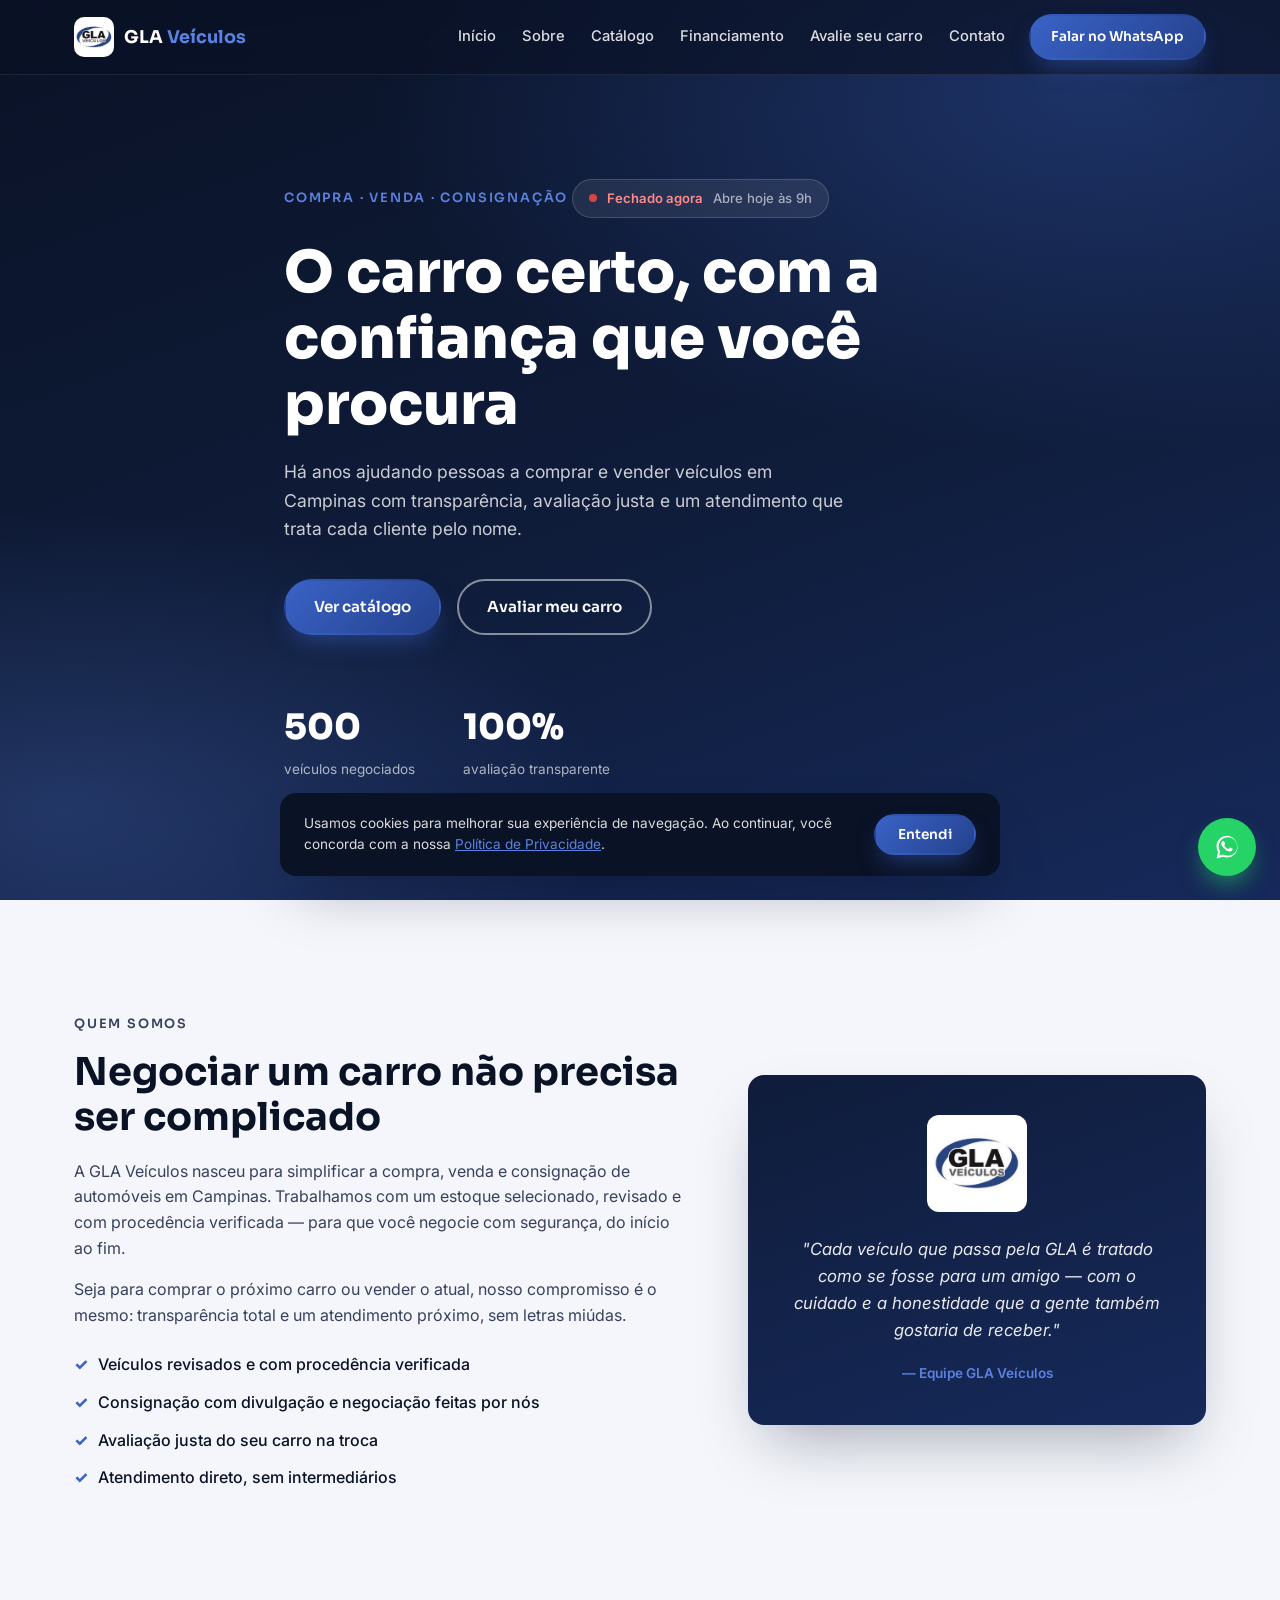
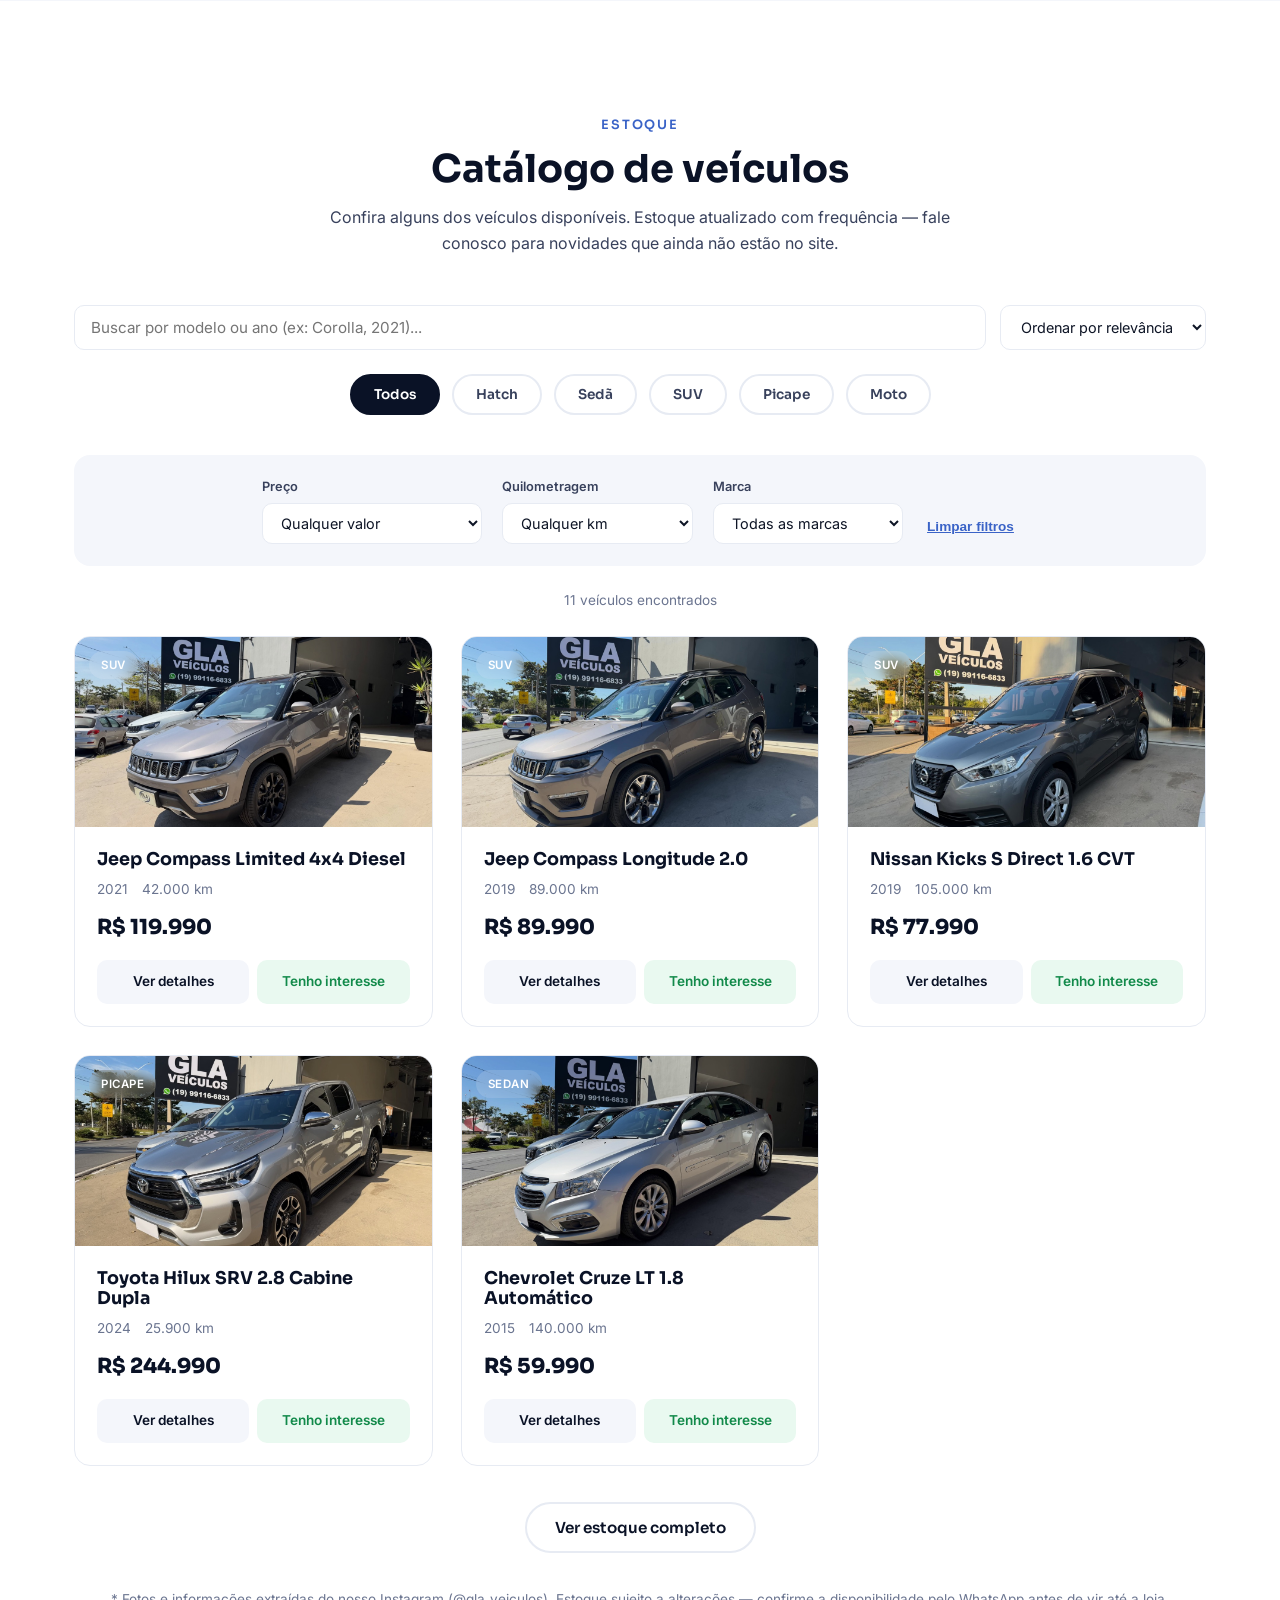
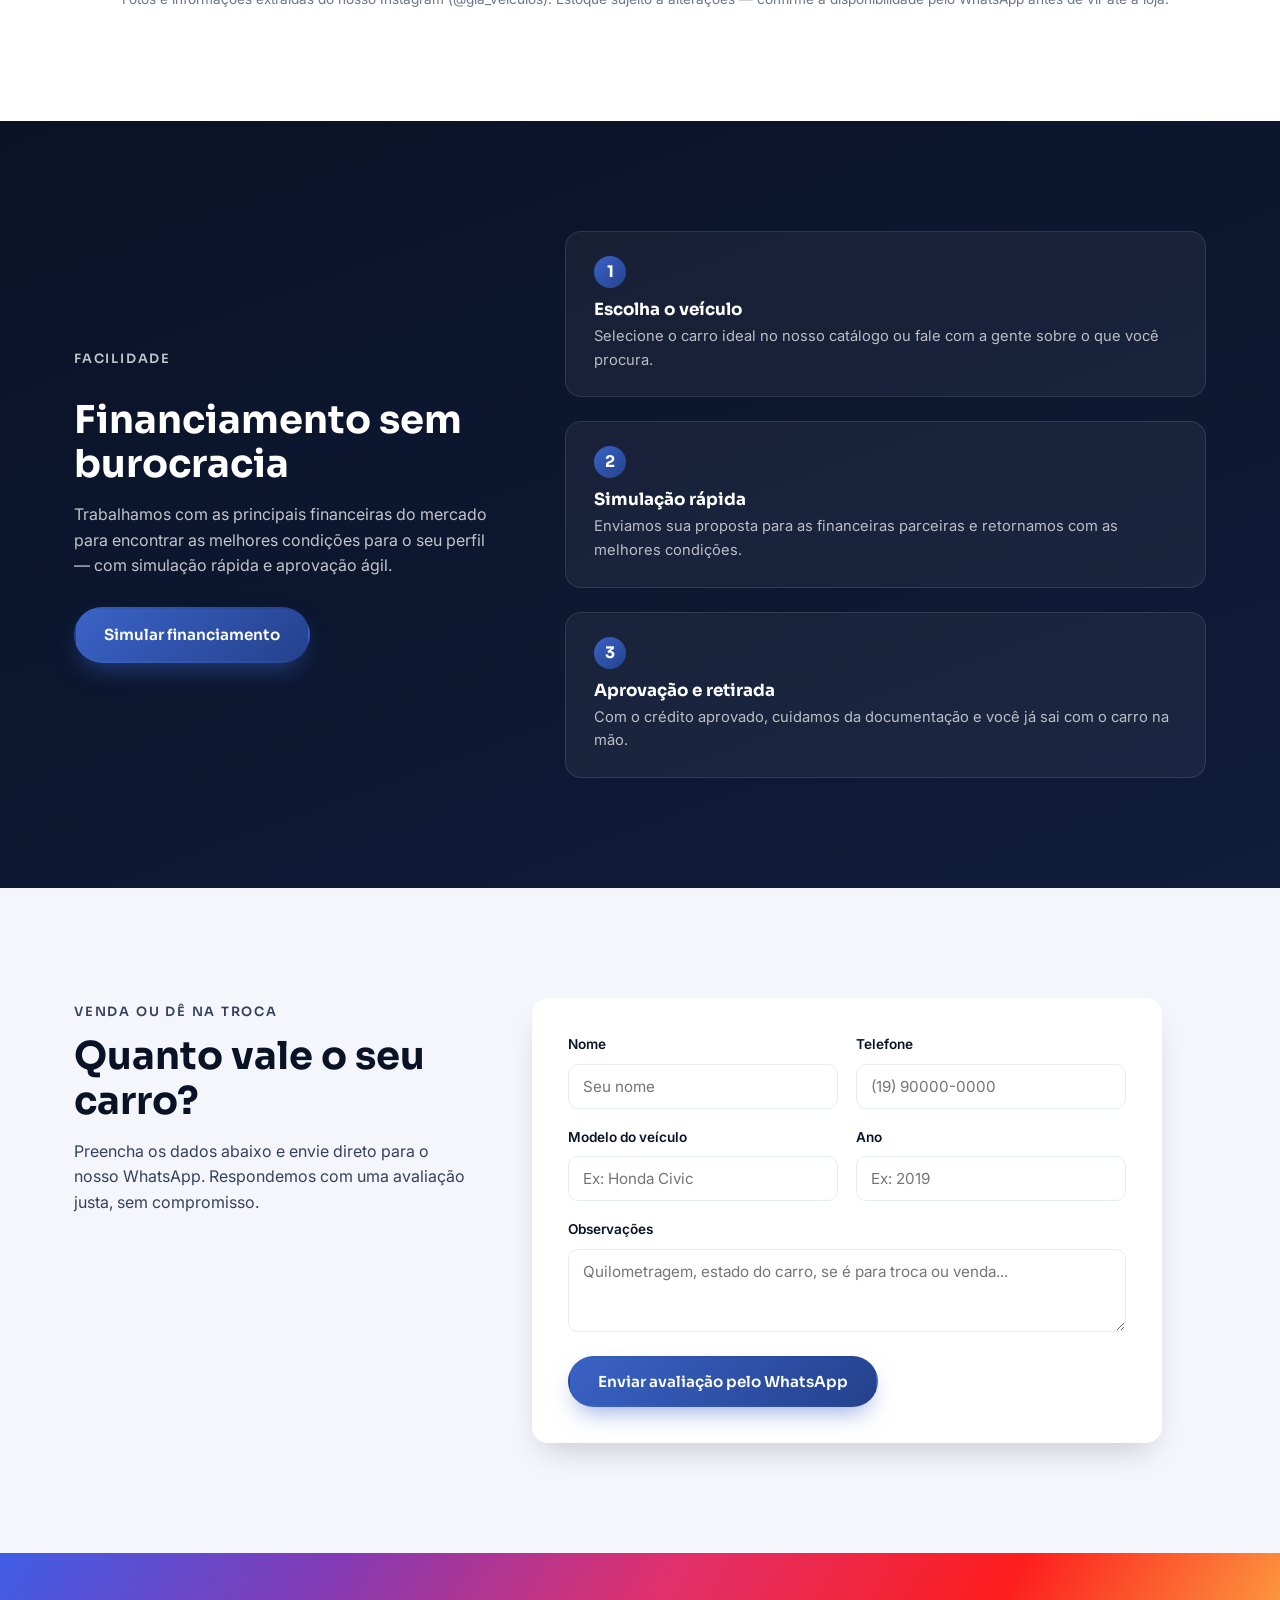
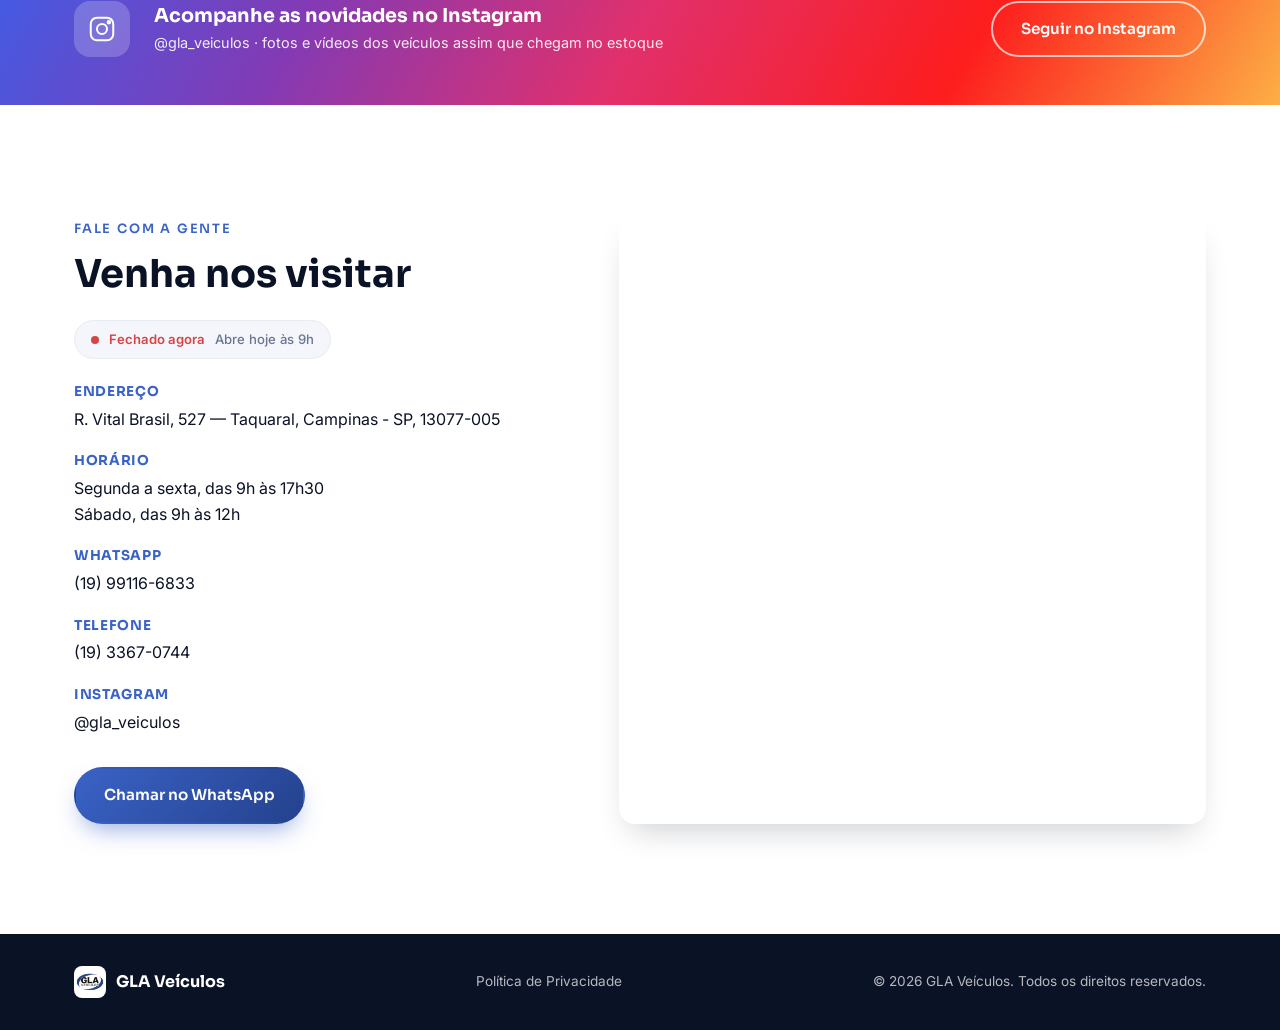
<file: index.html>
<!DOCTYPE html>
<html lang="pt-BR">
<head>
<meta charset="UTF-8">
<meta name="viewport" content="width=device-width, initial-scale=1.0">
<title>GLA Veículos | Compra, Venda e Consignação de Veículos em Campinas</title>
<meta name="description" content="GLA Veículos — compra, venda e consignação de veículos em Campinas-SP. Financiamento facilitado, avaliação do seu carro e atendimento de confiança.">

<meta property="og:type" content="website">
<meta property="og:title" content="GLA Veículos | Compra, Venda e Consignação de Veículos">
<meta property="og:description" content="Compra, venda e consignação de veículos em Campinas-SP. Financiamento facilitado e avaliação do seu carro.">
<meta property="og:image" content="assets/logo.jpg">
<meta property="og:locale" content="pt_BR">

<link rel="icon" href="assets/logo.jpg">
<link rel="preconnect" href="https://fonts.googleapis.com">
<link rel="preconnect" href="https://fonts.gstatic.com" crossorigin>
<link href="https://fonts.googleapis.com/css2?family=Sora:wght@500;600;700;800&family=Inter:wght@400;500;600;700&display=swap" rel="stylesheet">
<link rel="stylesheet" href="style.css">

<script type="application/ld+json">
{
  "@context": "https://schema.org",
  "@type": "AutoDealer",
  "name": "GLA Veículos",
  "image": "assets/logo.jpg",
  "telephone": "+5519991166833",
  "priceRange": "$$",
  "address": {
    "@type": "PostalAddress",
    "streetAddress": "R. Vital Brasil, 527 - Taquaral",
    "addressLocality": "Campinas",
    "addressRegion": "SP",
    "postalCode": "13077-005",
    "addressCountry": "BR"
  },
  "openingHoursSpecification": [
    { "@type": "OpeningHoursSpecification", "dayOfWeek": ["Monday","Tuesday","Wednesday","Thursday","Friday"], "opens": "09:00", "closes": "17:30" },
    { "@type": "OpeningHoursSpecification", "dayOfWeek": "Saturday", "opens": "09:00", "closes": "12:00" }
  ],
  "sameAs": ["https://www.instagram.com/gla_veiculos"]
}
</script>
</head>
<body>

<header class="site-header" id="siteHeader">
  <div class="container header-inner">
    <a href="#home" class="logo">
      <img src="assets/logo.jpg" alt="GLA Veículos" class="logo-img">
      <span class="logo-text">GLA <span>Veículos</span></span>
    </a>
    <nav class="nav" id="nav">
      <a href="#home">Início</a>
      <a href="#sobre">Sobre</a>
      <a href="#catalogo">Catálogo</a>
      <a href="#financiamento">Financiamento</a>
      <a href="#avalie">Avalie seu carro</a>
      <a href="#contato">Contato</a>
    </nav>
    <a href="https://wa.me/5519991166833" target="_blank" rel="noopener" class="btn btn-primary btn-header">Falar no WhatsApp</a>
    <button class="nav-toggle" id="navToggle" aria-label="Abrir menu">
      <span></span><span></span><span></span>
    </button>
  </div>
</header>

<main>
  <!-- HOME -->
  <section id="home" class="hero">
    <div class="hero-bg" aria-hidden="true"></div>
    <div class="container hero-inner">
      <p class="eyebrow reveal">Compra · Venda · Consignação</p>
      <div class="store-status reveal" data-store-status>
        <span class="status-dot" aria-hidden="true"></span>
        <span class="status-label"></span>
        <span class="status-detail"></span>
      </div>
      <h1 class="reveal">O carro certo, com a confiança que você procura</h1>
      <p class="hero-text reveal">Há anos ajudando pessoas a comprar e vender veículos em Campinas com transparência, avaliação justa e um atendimento que trata cada cliente pelo nome.</p>
      <div class="hero-actions reveal">
        <a href="#catalogo" class="btn btn-primary">Ver catálogo</a>
        <a href="#avalie" class="btn btn-outline">Avaliar meu carro</a>
      </div>
      <div class="hero-stats reveal">
        <div class="stat">
          <span class="stat-num" data-count="500">0</span>
          <span class="stat-label">veículos negociados</span>
        </div>
        <div class="stat">
          <span class="stat-value"><span class="stat-num" data-count="100">0</span><span class="stat-suffix">%</span></span>
          <span class="stat-label">avaliação transparente</span>
        </div>
      </div>
    </div>
  </section>

  <!-- SOBRE -->
  <section id="sobre" class="sobre">
    <div class="container sobre-inner">
      <div class="sobre-text reveal">
        <p class="eyebrow">Quem somos</p>
        <h2>Negociar um carro não precisa ser complicado</h2>
        <p>A GLA Veículos nasceu para simplificar a compra, venda e consignação de automóveis em Campinas. Trabalhamos com um estoque selecionado, revisado e com procedência verificada — para que você negocie com segurança, do início ao fim.</p>
        <p>Seja para comprar o próximo carro ou vender o atual, nosso compromisso é o mesmo: transparência total e um atendimento próximo, sem letras miúdas.</p>
        <ul class="sobre-list">
          <li><span class="check">✓</span> Veículos revisados e com procedência verificada</li>
          <li><span class="check">✓</span> Consignação com divulgação e negociação feitas por nós</li>
          <li><span class="check">✓</span> Avaliação justa do seu carro na troca</li>
          <li><span class="check">✓</span> Atendimento direto, sem intermediários</li>
        </ul>
      </div>
      <div class="sobre-card reveal">
        <div class="sobre-card-inner">
          <img src="assets/logo.jpg" alt="GLA Veículos" class="sobre-logo">
          <p>"Cada veículo que passa pela GLA é tratado como se fosse para um amigo — com o cuidado e a honestidade que a gente também gostaria de receber."</p>
          <span class="sobre-signature">— Equipe GLA Veículos</span>
        </div>
      </div>
    </div>
  </section>

  <!-- CATALOGO -->
  <section id="catalogo" class="catalogo">
    <div class="container">
      <div class="section-head reveal">
        <p class="eyebrow">Estoque</p>
        <h2>Catálogo de veículos</h2>
        <p class="section-sub">Confira alguns dos veículos disponíveis. Estoque atualizado com frequência — fale conosco para novidades que ainda não estão no site.</p>
      </div>

      <div class="catalogo-busca reveal">
        <input type="search" id="catalogoBusca" placeholder="Buscar por modelo ou ano (ex: Corolla, 2021)...">
        <select id="catalogoOrdenar">
          <option value="relevancia">Ordenar por relevância</option>
          <option value="preco-asc">Menor preço</option>
          <option value="preco-desc">Maior preço</option>
          <option value="km-asc">Menor quilometragem</option>
          <option value="ano-desc">Mais recente</option>
        </select>
      </div>

      <div class="filters reveal">
        <button class="filter-btn active" data-filter="todos">Todos</button>
        <button class="filter-btn" data-filter="hatch">Hatch</button>
        <button class="filter-btn" data-filter="sedan">Sedã</button>
        <button class="filter-btn" data-filter="suv">SUV</button>
        <button class="filter-btn" data-filter="picape">Picape</button>
        <button class="filter-btn" data-filter="moto">Moto</button>
      </div>

      <div class="filters-advanced reveal">
        <label class="filter-field">
          <span>Preço</span>
          <select id="filtroPreco">
            <option value="todos">Qualquer valor</option>
            <option value="0-70000">Até R$ 70.000</option>
            <option value="70000-100000">R$ 70.000 a R$ 100.000</option>
            <option value="100000-150000">R$ 100.000 a R$ 150.000</option>
            <option value="150000-999999">Acima de R$ 150.000</option>
          </select>
        </label>
        <label class="filter-field">
          <span>Quilometragem</span>
          <select id="filtroKm">
            <option value="todos">Qualquer km</option>
            <option value="0-20000">Até 20.000 km</option>
            <option value="20000-40000">20.000 a 40.000 km</option>
            <option value="40000-60000">40.000 a 60.000 km</option>
            <option value="60000-999999">Acima de 60.000 km</option>
          </select>
        </label>
        <label class="filter-field">
          <span>Marca</span>
          <select id="filtroMarca">
            <option value="todos">Todas as marcas</option>
          </select>
        </label>
        <button class="filter-clear" id="filtroLimpar" type="button">Limpar filtros</button>
      </div>

      <p class="catalogo-resultado reveal" id="catalogoResultado"></p>

      <div class="catalogo-grid" id="catalogoGrid">
        <!-- Cards gerados via JS a partir de dados de exemplo -->
      </div>

      <div class="catalogo-vermais" id="catalogoVerMais" hidden>
        <button type="button" class="btn btn-outline-dark" id="catalogoVerMaisBtn">Ver estoque completo</button>
      </div>

      <p class="catalogo-note reveal">* Fotos e informações extraídas do nosso Instagram (@gla_veiculos). Estoque sujeito a alterações — confirme a disponibilidade pelo WhatsApp antes de vir até a loja.</p>
    </div>
  </section>

  <!-- FINANCIAMENTO -->
  <section id="financiamento" class="financiamento">
    <div class="container financiamento-inner">
      <div class="financiamento-text reveal">
        <p class="eyebrow">Facilidade</p>
        <h2>Financiamento sem burocracia</h2>
        <p>Trabalhamos com as principais financeiras do mercado para encontrar as melhores condições para o seu perfil — com simulação rápida e aprovação ágil.</p>
        <a href="https://wa.me/5519991166833?text=Ol%C3%A1!%20Quero%20simular%20um%20financiamento." target="_blank" rel="noopener" class="btn btn-primary">Simular financiamento</a>
      </div>
      <div class="financiamento-steps reveal">
        <div class="step">
          <span class="step-num">1</span>
          <h3>Escolha o veículo</h3>
          <p>Selecione o carro ideal no nosso catálogo ou fale com a gente sobre o que você procura.</p>
        </div>
        <div class="step">
          <span class="step-num">2</span>
          <h3>Simulação rápida</h3>
          <p>Enviamos sua proposta para as financeiras parceiras e retornamos com as melhores condições.</p>
        </div>
        <div class="step">
          <span class="step-num">3</span>
          <h3>Aprovação e retirada</h3>
          <p>Com o crédito aprovado, cuidamos da documentação e você já sai com o carro na mão.</p>
        </div>
      </div>
    </div>
  </section>

  <!-- AVALIE SEU CARRO -->
  <section id="avalie" class="avalie">
    <div class="container avalie-inner">
      <div class="avalie-text reveal">
        <p class="eyebrow">Venda ou dê na troca</p>
        <h2>Quanto vale o seu carro?</h2>
        <p>Preencha os dados abaixo e envie direto para o nosso WhatsApp. Respondemos com uma avaliação justa, sem compromisso.</p>
      </div>
      <form class="avalie-form reveal" id="avalieForm">
        <div class="form-row">
          <label>
            Nome
            <input type="text" name="nome" required placeholder="Seu nome">
          </label>
          <label>
            Telefone
            <input type="tel" name="telefone" required placeholder="(19) 90000-0000">
          </label>
        </div>
        <div class="form-row">
          <label>
            Modelo do veículo
            <input type="text" name="modelo" required placeholder="Ex: Honda Civic">
          </label>
          <label>
            Ano
            <input type="text" name="ano" required placeholder="Ex: 2019">
          </label>
        </div>
        <label>
          Observações
          <textarea name="obs" rows="3" placeholder="Quilometragem, estado do carro, se é para troca ou venda..."></textarea>
        </label>
        <button type="submit" class="btn btn-primary">Enviar avaliação pelo WhatsApp</button>
      </form>
    </div>
  </section>

  <!-- INSTAGRAM CTA -->
  <section class="instagram-cta reveal">
    <div class="container instagram-cta-inner">
      <div class="instagram-icon" aria-hidden="true">
        <svg viewBox="0 0 24 24" fill="none" stroke="currentColor" stroke-width="1.6"><rect x="3" y="3" width="18" height="18" rx="5"/><circle cx="12" cy="12" r="4"/><circle cx="17.5" cy="6.5" r="1"/></svg>
      </div>
      <div class="instagram-cta-text">
        <h3>Acompanhe as novidades no Instagram</h3>
        <p>@gla_veiculos · fotos e vídeos dos veículos assim que chegam no estoque</p>
      </div>
      <a href="https://www.instagram.com/gla_veiculos" target="_blank" rel="noopener" class="btn btn-outline btn-instagram">Seguir no Instagram</a>
    </div>
  </section>

  <!-- CONTATO -->
  <section id="contato" class="contato">
    <div class="container contato-inner">
      <div class="contato-info reveal">
        <p class="eyebrow">Fale com a gente</p>
        <h2>Venha nos visitar</h2>
        <div class="store-status store-status-contato" data-store-status>
          <span class="status-dot" aria-hidden="true"></span>
          <span class="status-label"></span>
          <span class="status-detail"></span>
        </div>
        <ul class="contato-list">
          <li>
            <strong>Endereço</strong>
            <span>R. Vital Brasil, 527 — Taquaral, Campinas - SP, 13077-005</span>
          </li>
          <li>
            <strong>Horário</strong>
            <span>Segunda a sexta, das 9h às 17h30<br>Sábado, das 9h às 12h</span>
          </li>
          <li>
            <strong>WhatsApp</strong>
            <a href="https://wa.me/5519991166833" target="_blank" rel="noopener">(19) 99116-6833</a>
          </li>
          <li>
            <strong>Telefone</strong>
            <a href="tel:+551933670744">(19) 3367-0744</a>
          </li>
          <li>
            <strong>Instagram</strong>
            <a href="https://www.instagram.com/gla_veiculos" target="_blank" rel="noopener">@gla_veiculos</a>
          </li>
        </ul>
        <a href="https://wa.me/5519991166833" target="_blank" rel="noopener" class="btn btn-primary">Chamar no WhatsApp</a>
      </div>
      <div class="contato-map reveal">
        <iframe
          title="Localização GLA Veículos"
          src="https://www.google.com/maps?q=R.+Vital+Brasil,+527,+Taquaral,+Campinas+-+SP,+13077-005&output=embed"
          loading="lazy"
          referrerpolicy="no-referrer-when-downgrade">
        </iframe>
      </div>
    </div>
  </section>
</main>

<footer class="site-footer">
  <div class="container footer-inner">
    <div class="footer-brand">
      <img src="assets/logo.jpg" alt="GLA Veículos" class="footer-logo">
      <span>GLA Veículos</span>
    </div>
    <nav class="footer-links">
      <a href="privacidade.html">Política de Privacidade</a>
    </nav>
    <p>© <span id="year"></span> GLA Veículos. Todos os direitos reservados.</p>
  </div>
</footer>

<a href="https://wa.me/5519991166833" target="_blank" rel="noopener" class="whatsapp-float" aria-label="Falar no WhatsApp">
  <svg viewBox="0 0 32 32" width="28" height="28" fill="currentColor"><path d="M16.02 3C9.4 3 4 8.4 4 15.02c0 2.42.7 4.68 1.9 6.58L4 29l7.6-1.85a12.9 12.9 0 0 0 4.4.78h.02C22.64 27.93 28 22.53 28 15.9 28 9.3 22.64 3 16.02 3Zm0 22.6h-.02a10.6 10.6 0 0 1-4.03-.81l-.29-.13-4.5 1.1 1.15-4.42-.19-.3a10.53 10.53 0 0 1-1.7-5.62c0-5.83 4.75-10.58 10.6-10.58 2.84 0 5.5 1.11 7.5 3.11a10.5 10.5 0 0 1 3.1 7.48c0 5.83-4.76 10.57-10.62 10.57Zm5.79-7.86c-.32-.16-1.9-.94-2.19-1.05-.29-.11-.5-.16-.72.16-.21.32-.82 1.05-1 1.26-.19.21-.37.24-.69.08-.32-.16-1.35-.5-2.57-1.6-.95-.85-1.59-1.9-1.78-2.22-.19-.32-.02-.5.14-.66.14-.14.32-.37.48-.55.16-.19.21-.32.32-.53.11-.21.05-.4-.03-.55-.08-.16-.72-1.75-.99-2.39-.26-.63-.53-.54-.72-.55h-.61c-.21 0-.55.08-.84.4-.29.32-1.1 1.08-1.1 2.63s1.13 3.05 1.29 3.26c.16.21 2.22 3.4 5.38 4.76.75.32 1.34.52 1.8.66.76.24 1.44.21 1.99.13.61-.09 1.9-.78 2.16-1.53.27-.75.27-1.39.19-1.53-.08-.13-.29-.21-.6-.37Z"/></svg>
</a>

<div class="cookie-banner" id="cookieBanner">
  <p>Usamos cookies para melhorar sua experiência de navegação. Ao continuar, você concorda com a nossa <a href="privacidade.html">Política de Privacidade</a>.</p>
  <button type="button" id="cookieAccept" class="btn btn-primary btn-cookie">Entendi</button>
</div>

<script src="cars-data.js"></script>
<script src="common.js"></script>
<script src="fetch-sheet.js"></script>
<script src="script.js"></script>
</body>
</html>
</file>
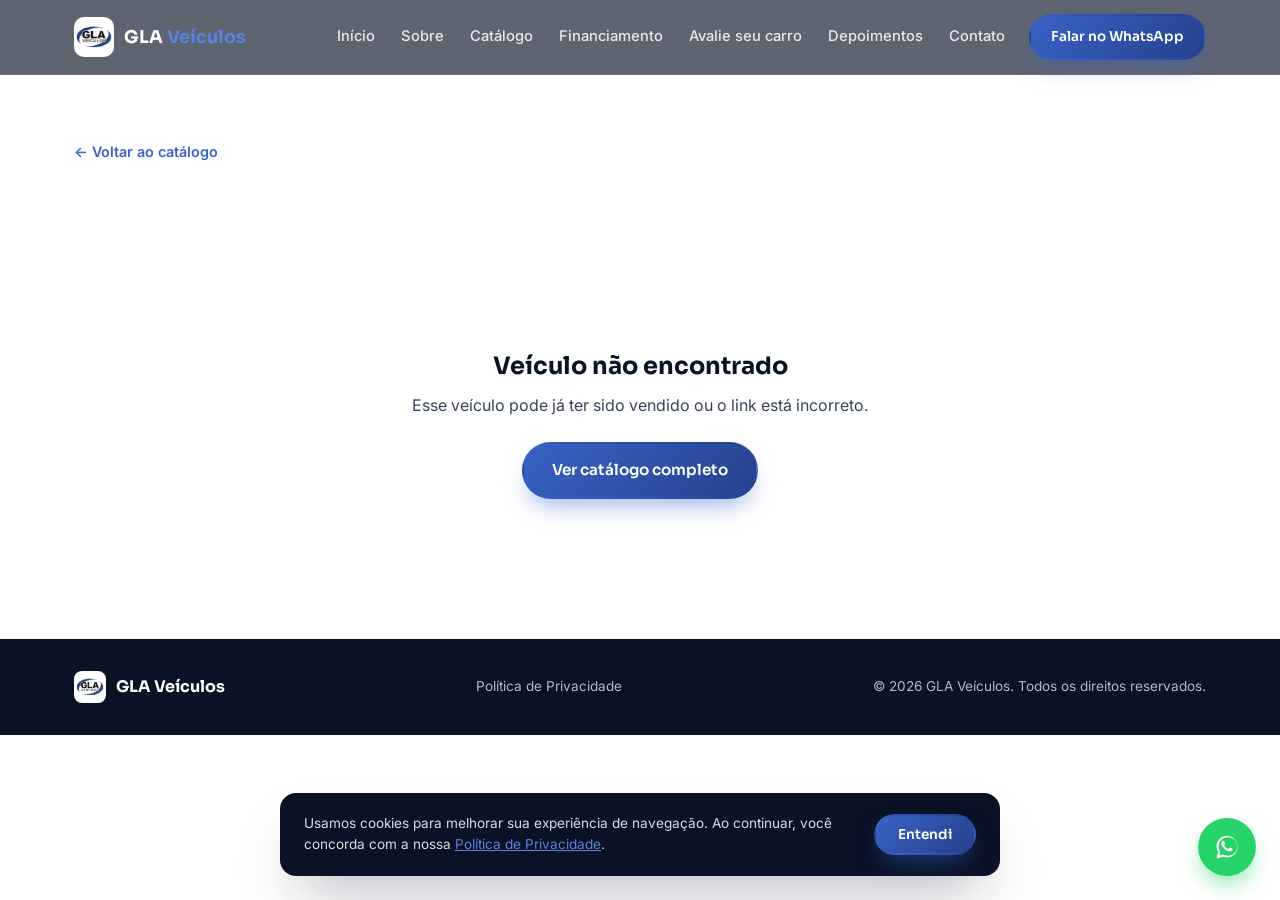
<file: carro.html>
<!DOCTYPE html>
<html lang="pt-BR">
<head>
<meta charset="UTF-8">
<meta name="viewport" content="width=device-width, initial-scale=1.0">
<title id="pageTitle">Veículo | GLA Veículos</title>
<meta id="pageDescription" name="description" content="Detalhes do veículo disponível na GLA Veículos — Campinas-SP.">
<link rel="icon" href="assets/logo.jpg">
<link rel="preconnect" href="https://fonts.googleapis.com">
<link rel="preconnect" href="https://fonts.gstatic.com" crossorigin>
<link href="https://fonts.googleapis.com/css2?family=Sora:wght@500;600;700;800&family=Inter:wght@400;500;600;700&display=swap" rel="stylesheet">
<link rel="stylesheet" href="style.css">
</head>
<body>

<header class="site-header" id="siteHeader">
  <div class="container header-inner">
    <a href="index.html#home" class="logo">
      <img src="assets/logo.jpg" alt="GLA Veículos" class="logo-img">
      <span class="logo-text">GLA <span>Veículos</span></span>
    </a>
    <nav class="nav" id="nav">
      <a href="index.html#home">Início</a>
      <a href="index.html#sobre">Sobre</a>
      <a href="index.html#catalogo">Catálogo</a>
      <a href="index.html#financiamento">Financiamento</a>
      <a href="index.html#avalie">Avalie seu carro</a>
      <a href="index.html#depoimentos">Depoimentos</a>
      <a href="index.html#contato">Contato</a>
    </nav>
    <a href="https://wa.me/5519991166833" target="_blank" rel="noopener" class="btn btn-primary btn-header">Falar no WhatsApp</a>
    <button class="nav-toggle" id="navToggle" aria-label="Abrir menu">
      <span></span><span></span><span></span>
    </button>
  </div>
</header>

<main>
  <section class="carro-detalhe">
    <div class="container">
      <a href="index.html#catalogo" class="voltar-link">&larr; Voltar ao catálogo</a>

      <div id="carroConteudo" class="carro-conteudo">
        <!-- Preenchido via JS -->
      </div>

      <div id="carroNaoEncontrado" class="carro-nao-encontrado" hidden>
        <h1>Veículo não encontrado</h1>
        <p>Esse veículo pode já ter sido vendido ou o link está incorreto.</p>
        <a href="index.html#catalogo" class="btn btn-primary">Ver catálogo completo</a>
      </div>
    </div>
  </section>

  <section class="relacionados" id="relacionadosSection" hidden>
    <div class="container">
      <div class="section-head">
        <p class="eyebrow">Você também pode gostar</p>
        <h2>Outros veículos disponíveis</h2>
      </div>
      <div class="catalogo-grid" id="relacionadosGrid"></div>
    </div>
  </section>
</main>

<footer class="site-footer">
  <div class="container footer-inner">
    <div class="footer-brand">
      <img src="assets/logo.jpg" alt="GLA Veículos" class="footer-logo">
      <span>GLA Veículos</span>
    </div>
    <nav class="footer-links">
      <a href="privacidade.html">Política de Privacidade</a>
    </nav>
    <p>© <span id="year"></span> GLA Veículos. Todos os direitos reservados.</p>
  </div>
</footer>

<a href="https://wa.me/5519991166833" target="_blank" rel="noopener" class="whatsapp-float" aria-label="Falar no WhatsApp">
  <svg viewBox="0 0 32 32" width="28" height="28" fill="currentColor"><path d="M16.02 3C9.4 3 4 8.4 4 15.02c0 2.42.7 4.68 1.9 6.58L4 29l7.6-1.85a12.9 12.9 0 0 0 4.4.78h.02C22.64 27.93 28 22.53 28 15.9 28 9.3 22.64 3 16.02 3Zm0 22.6h-.02a10.6 10.6 0 0 1-4.03-.81l-.29-.13-4.5 1.1 1.15-4.42-.19-.3a10.53 10.53 0 0 1-1.7-5.62c0-5.83 4.75-10.58 10.6-10.58 2.84 0 5.5 1.11 7.5 3.11a10.5 10.5 0 0 1 3.1 7.48c0 5.83-4.76 10.57-10.62 10.57Zm5.79-7.86c-.32-.16-1.9-.94-2.19-1.05-.29-.11-.5-.16-.72.16-.21.32-.82 1.05-1 1.26-.19.21-.37.24-.69.08-.32-.16-1.35-.5-2.57-1.6-.95-.85-1.59-1.9-1.78-2.22-.19-.32-.02-.5.14-.66.14-.14.32-.37.48-.55.16-.19.21-.32.32-.53.11-.21.05-.4-.03-.55-.08-.16-.72-1.75-.99-2.39-.26-.63-.53-.54-.72-.55h-.61c-.21 0-.55.08-.84.4-.29.32-1.1 1.08-1.1 2.63s1.13 3.05 1.29 3.26c.16.21 2.22 3.4 5.38 4.76.75.32 1.34.52 1.8.66.76.24 1.44.21 1.99.13.61-.09 1.9-.78 2.16-1.53.27-.75.27-1.39.19-1.53-.08-.13-.29-.21-.6-.37Z"/></svg>
</a>

<div class="cookie-banner" id="cookieBanner">
  <p>Usamos cookies para melhorar sua experiência de navegação. Ao continuar, você concorda com a nossa <a href="privacidade.html">Política de Privacidade</a>.</p>
  <button type="button" id="cookieAccept" class="btn btn-primary btn-cookie">Entendi</button>
</div>

<script src="cars-data.js"></script>
<script src="common.js"></script>
<script src="fetch-sheet.js"></script>
<script src="carro.js"></script>
</body>
</html>
</file>
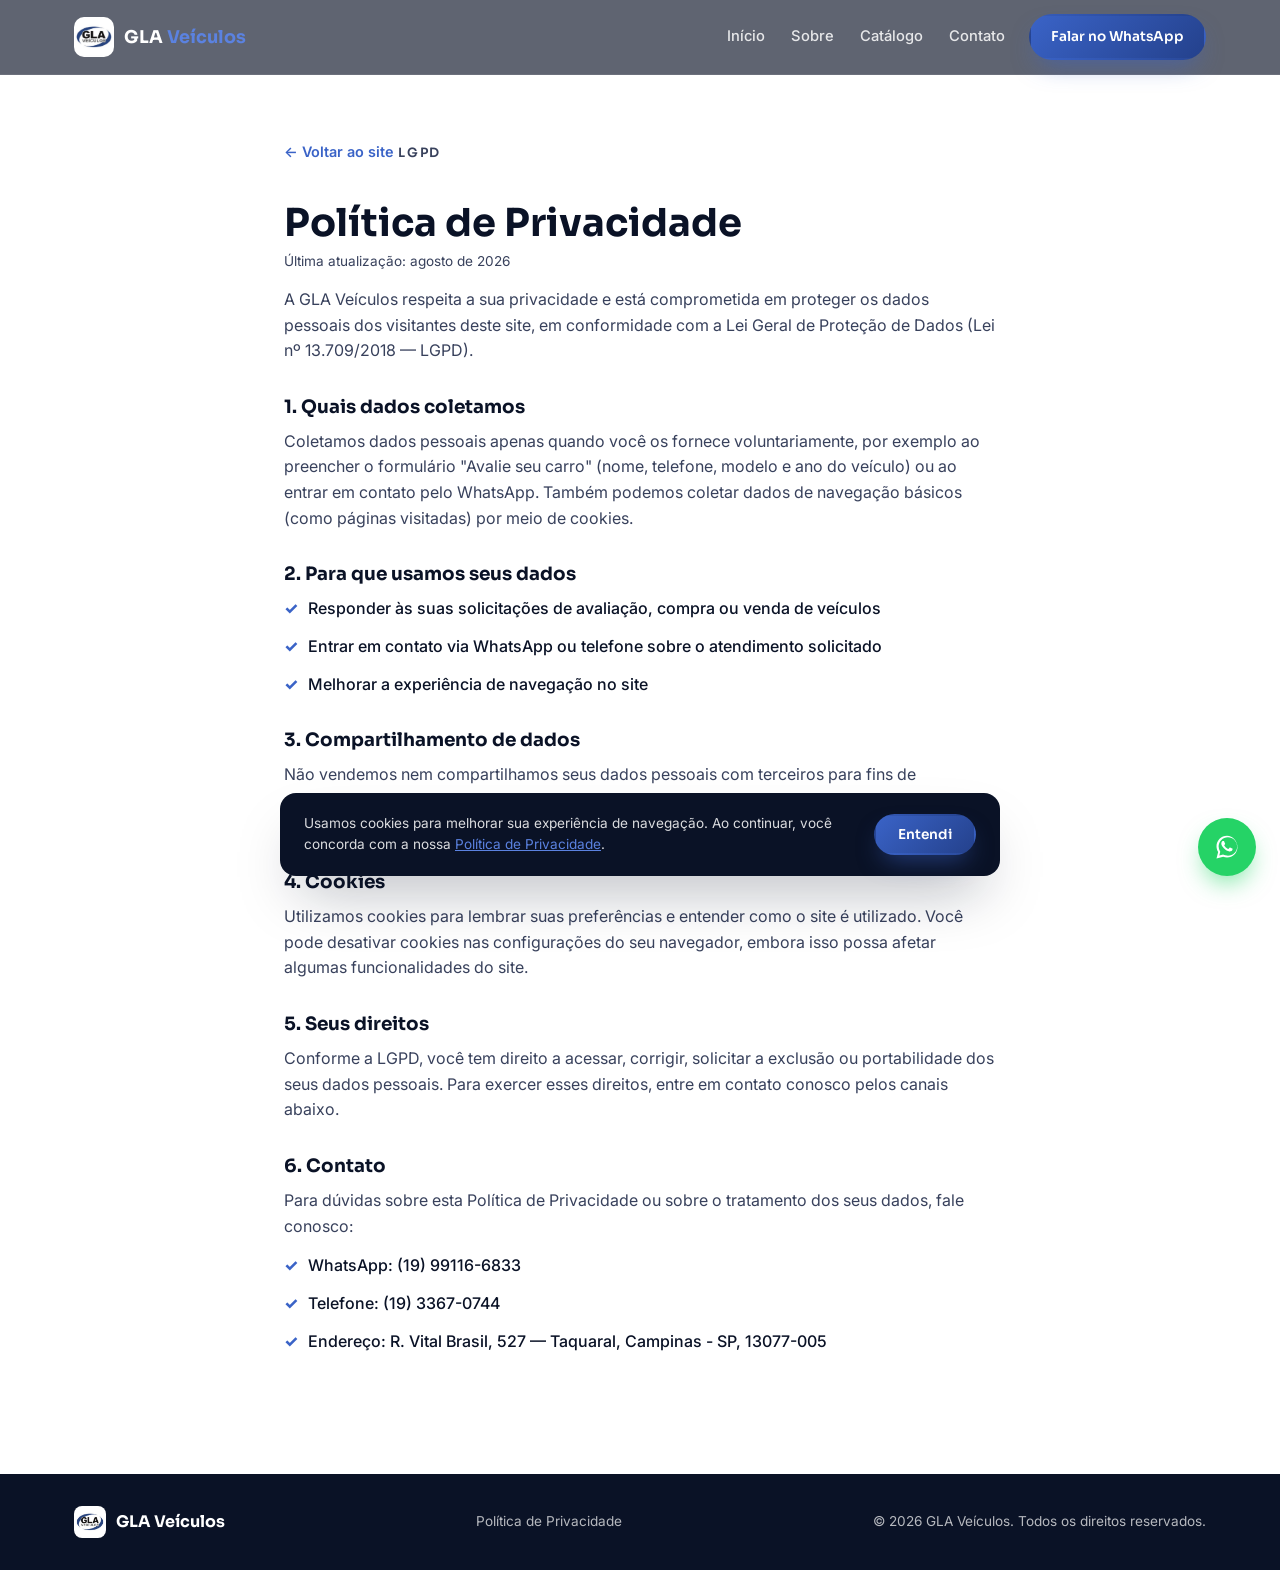
<file: privacidade.html>
<!DOCTYPE html>
<html lang="pt-BR">
<head>
<meta charset="UTF-8">
<meta name="viewport" content="width=device-width, initial-scale=1.0">
<title>Política de Privacidade | GLA Veículos</title>
<meta name="description" content="Política de Privacidade da GLA Veículos — como tratamos os seus dados pessoais, em conformidade com a LGPD.">
<link rel="icon" href="assets/logo.jpg">
<link rel="preconnect" href="https://fonts.googleapis.com">
<link rel="preconnect" href="https://fonts.gstatic.com" crossorigin>
<link href="https://fonts.googleapis.com/css2?family=Sora:wght@500;600;700;800&family=Inter:wght@400;500;600;700&display=swap" rel="stylesheet">
<link rel="stylesheet" href="style.css">
</head>
<body>

<header class="site-header" id="siteHeader">
  <div class="container header-inner">
    <a href="index.html#home" class="logo">
      <img src="assets/logo.jpg" alt="GLA Veículos" class="logo-img">
      <span class="logo-text">GLA <span>Veículos</span></span>
    </a>
    <nav class="nav" id="nav">
      <a href="index.html#home">Início</a>
      <a href="index.html#sobre">Sobre</a>
      <a href="index.html#catalogo">Catálogo</a>
      <a href="index.html#contato">Contato</a>
    </nav>
    <a href="https://wa.me/5519991166833" target="_blank" rel="noopener" class="btn btn-primary btn-header">Falar no WhatsApp</a>
    <button class="nav-toggle" id="navToggle" aria-label="Abrir menu">
      <span></span><span></span><span></span>
    </button>
  </div>
</header>

<main>
  <section class="legal">
    <div class="container legal-inner">
      <a href="index.html" class="voltar-link">&larr; Voltar ao site</a>
      <p class="eyebrow">LGPD</p>
      <h1>Política de Privacidade</h1>
      <p class="legal-atualizado">Última atualização: agosto de 2026</p>

      <p>A GLA Veículos respeita a sua privacidade e está comprometida em proteger os dados pessoais dos visitantes deste site, em conformidade com a Lei Geral de Proteção de Dados (Lei nº 13.709/2018 — LGPD).</p>

      <h2>1. Quais dados coletamos</h2>
      <p>Coletamos dados pessoais apenas quando você os fornece voluntariamente, por exemplo ao preencher o formulário "Avalie seu carro" (nome, telefone, modelo e ano do veículo) ou ao entrar em contato pelo WhatsApp. Também podemos coletar dados de navegação básicos (como páginas visitadas) por meio de cookies.</p>

      <h2>2. Para que usamos seus dados</h2>
      <ul class="sobre-list">
        <li><span class="check">✓</span> Responder às suas solicitações de avaliação, compra ou venda de veículos</li>
        <li><span class="check">✓</span> Entrar em contato via WhatsApp ou telefone sobre o atendimento solicitado</li>
        <li><span class="check">✓</span> Melhorar a experiência de navegação no site</li>
      </ul>

      <h2>3. Compartilhamento de dados</h2>
      <p>Não vendemos nem compartilhamos seus dados pessoais com terceiros para fins de marketing. Dados podem ser compartilhados com financeiras parceiras somente quando você solicitar uma simulação de financiamento, e apenas com sua autorização.</p>

      <h2>4. Cookies</h2>
      <p>Utilizamos cookies para lembrar suas preferências e entender como o site é utilizado. Você pode desativar cookies nas configurações do seu navegador, embora isso possa afetar algumas funcionalidades do site.</p>

      <h2>5. Seus direitos</h2>
      <p>Conforme a LGPD, você tem direito a acessar, corrigir, solicitar a exclusão ou portabilidade dos seus dados pessoais. Para exercer esses direitos, entre em contato conosco pelos canais abaixo.</p>

      <h2>6. Contato</h2>
      <p>Para dúvidas sobre esta Política de Privacidade ou sobre o tratamento dos seus dados, fale conosco:</p>
      <ul class="sobre-list">
        <li><span class="check">✓</span> WhatsApp: (19) 99116-6833</li>
        <li><span class="check">✓</span> Telefone: (19) 3367-0744</li>
        <li><span class="check">✓</span> Endereço: R. Vital Brasil, 527 — Taquaral, Campinas - SP, 13077-005</li>
      </ul>
    </div>
  </section>
</main>

<footer class="site-footer">
  <div class="container footer-inner">
    <div class="footer-brand">
      <img src="assets/logo.jpg" alt="GLA Veículos" class="footer-logo">
      <span>GLA Veículos</span>
    </div>
    <nav class="footer-links">
      <a href="privacidade.html">Política de Privacidade</a>
    </nav>
    <p>© <span id="year"></span> GLA Veículos. Todos os direitos reservados.</p>
  </div>
</footer>

<a href="https://wa.me/5519991166833" target="_blank" rel="noopener" class="whatsapp-float" aria-label="Falar no WhatsApp">
  <svg viewBox="0 0 32 32" width="28" height="28" fill="currentColor"><path d="M16.02 3C9.4 3 4 8.4 4 15.02c0 2.42.7 4.68 1.9 6.58L4 29l7.6-1.85a12.9 12.9 0 0 0 4.4.78h.02C22.64 27.93 28 22.53 28 15.9 28 9.3 22.64 3 16.02 3Zm0 22.6h-.02a10.6 10.6 0 0 1-4.03-.81l-.29-.13-4.5 1.1 1.15-4.42-.19-.3a10.53 10.53 0 0 1-1.7-5.62c0-5.83 4.75-10.58 10.6-10.58 2.84 0 5.5 1.11 7.5 3.11a10.5 10.5 0 0 1 3.1 7.48c0 5.83-4.76 10.57-10.62 10.57Zm5.79-7.86c-.32-.16-1.9-.94-2.19-1.05-.29-.11-.5-.16-.72.16-.21.32-.82 1.05-1 1.26-.19.21-.37.24-.69.08-.32-.16-1.35-.5-2.57-1.6-.95-.85-1.59-1.9-1.78-2.22-.19-.32-.02-.5.14-.66.14-.14.32-.37.48-.55.16-.19.21-.32.32-.53.11-.21.05-.4-.03-.55-.08-.16-.72-1.75-.99-2.39-.26-.63-.53-.54-.72-.55h-.61c-.21 0-.55.08-.84.4-.29.32-1.1 1.08-1.1 2.63s1.13 3.05 1.29 3.26c.16.21 2.22 3.4 5.38 4.76.75.32 1.34.52 1.8.66.76.24 1.44.21 1.99.13.61-.09 1.9-.78 2.16-1.53.27-.75.27-1.39.19-1.53-.08-.13-.29-.21-.6-.37Z"/></svg>
</a>

<div class="cookie-banner" id="cookieBanner">
  <p>Usamos cookies para melhorar sua experiência de navegação. Ao continuar, você concorda com a nossa <a href="privacidade.html">Política de Privacidade</a>.</p>
  <button type="button" id="cookieAccept" class="btn btn-primary btn-cookie">Entendi</button>
</div>

<script src="common.js"></script>
</body>
</html>
</file>
<file: style.css>
:root {
  --navy-950: #0a1226;
  --navy-900: #0f1c3a;
  --navy-800: #16295a;
  --blue-700: #24418c;
  --blue-500: #3a63c7;
  --blue-400: #5b82e0;
  --blue-100: #e8eefb;
  --gray-100: #f4f6fb;
  --gray-200: #e7ebf3;
  --gray-500: #6b7590;
  --gray-700: #38415c;
  --white: #ffffff;
  --ink: #0e1526;
  --green: #1fa971;
  --red: #d64545;

  --font-head: "Sora", sans-serif;
  --font-body: "Inter", sans-serif;

  --radius: 16px;
  --shadow-lg: 0 30px 60px -20px rgba(10, 18, 38, 0.35);
  --shadow-md: 0 16px 32px -12px rgba(10, 18, 38, 0.22);
}

* { box-sizing: border-box; margin: 0; padding: 0; }

html { scroll-behavior: smooth; }

body {
  font-family: var(--font-body);
  color: var(--ink);
  background: var(--white);
  line-height: 1.6;
  overflow-x: hidden;
}

img { max-width: 100%; display: block; }

.container {
  width: 100%;
  max-width: 1180px;
  margin: 0 auto;
  padding: 0 24px;
}

h1, h2, h3 { font-family: var(--font-head); line-height: 1.15; color: var(--navy-950); }

.eyebrow {
  display: inline-block;
  font-family: var(--font-head);
  font-weight: 600;
  font-size: 0.8rem;
  letter-spacing: 0.14em;
  text-transform: uppercase;
  color: var(--blue-500);
  margin-bottom: 12px;
}

.btn {
  display: inline-flex;
  align-items: center;
  justify-content: center;
  gap: 8px;
  padding: 14px 28px;
  border-radius: 999px;
  font-family: var(--font-head);
  font-weight: 600;
  font-size: 0.95rem;
  text-decoration: none;
  border: 2px solid transparent;
  cursor: pointer;
  transition: transform 0.25s ease, box-shadow 0.25s ease, background 0.25s ease, color 0.25s ease;
}
.btn-primary {
  background: linear-gradient(135deg, var(--blue-500), var(--blue-700));
  color: var(--white);
  box-shadow: 0 12px 24px -8px rgba(58, 99, 199, 0.55);
}
.btn-primary:hover { transform: translateY(-2px); box-shadow: 0 18px 32px -10px rgba(58, 99, 199, 0.6); }
.btn-outline {
  background: transparent;
  border-color: rgba(255,255,255,0.5);
  color: var(--white);
}
.btn-outline:hover { background: rgba(255,255,255,0.12); transform: translateY(-2px); }

/* HEADER */
.site-header {
  position: fixed;
  top: 0; left: 0; right: 0;
  z-index: 100;
  background: rgba(10, 18, 38, 0.65);
  backdrop-filter: blur(14px);
  -webkit-backdrop-filter: blur(14px);
  border-bottom: 1px solid rgba(255,255,255,0.08);
  transition: background 0.3s ease;
}
.header-inner {
  display: flex;
  align-items: center;
  gap: 24px;
  padding: 14px 24px;
}
.logo { display: flex; align-items: center; gap: 10px; text-decoration: none; }
.logo-img { width: 40px; height: 40px; border-radius: 10px; object-fit: cover; }
.logo-text { font-family: var(--font-head); font-weight: 700; color: var(--white); font-size: 1.1rem; }
.logo-text span { color: var(--blue-400); }

.nav { display: flex; gap: 26px; margin-left: auto; }
.nav a {
  color: rgba(255,255,255,0.85);
  text-decoration: none;
  font-weight: 500;
  font-size: 0.92rem;
  position: relative;
  padding: 4px 0;
  transition: color 0.2s ease;
}
.nav a::after {
  content: "";
  position: absolute;
  left: 0; bottom: -4px;
  width: 0; height: 2px;
  background: var(--blue-400);
  transition: width 0.25s ease;
}
.nav a:hover { color: var(--white); }
.nav a:hover::after { width: 100%; }

.btn-header { padding: 10px 20px; font-size: 0.85rem; }

.nav-toggle {
  display: none;
  flex-direction: column;
  justify-content: center;
  gap: 5px;
  width: 34px; height: 34px;
  background: none;
  border: none;
  cursor: pointer;
}
.nav-toggle span { width: 100%; height: 2px; background: var(--white); border-radius: 2px; transition: transform 0.25s ease, opacity 0.25s ease; }

/* HERO */
.hero {
  position: relative;
  min-height: 100vh;
  display: flex;
  align-items: center;
  padding: 140px 0 80px;
  overflow: hidden;
}
.hero-bg {
  position: absolute;
  inset: 0;
  background:
    radial-gradient(1200px 600px at 85% 10%, rgba(58, 99, 199, 0.35), transparent 60%),
    radial-gradient(900px 500px at 5% 90%, rgba(91, 130, 224, 0.25), transparent 60%),
    linear-gradient(160deg, var(--navy-950), var(--navy-900) 55%, var(--navy-800));
  z-index: -1;
}
.hero-inner { max-width: 760px; }
.hero .eyebrow { color: var(--blue-400); }
.hero h1 {
  font-size: clamp(2.2rem, 5vw, 3.6rem);
  color: var(--white);
  font-weight: 800;
  margin-bottom: 20px;
}
.hero-text {
  color: rgba(255,255,255,0.78);
  font-size: 1.1rem;
  max-width: 560px;
  margin-bottom: 36px;
}
.hero-actions { display: flex; gap: 16px; flex-wrap: wrap; margin-bottom: 64px; }

.hero-stats { display: flex; gap: 48px; flex-wrap: wrap; }
.stat { display: flex; flex-direction: column; }
.stat-num, .stat-suffix {
  font-family: var(--font-head);
  font-size: 2.2rem;
  font-weight: 800;
  color: var(--white);
  display: inline-block;
}
.stat-label { color: rgba(255,255,255,0.65); font-size: 0.85rem; margin-top: 4px; }

/* SOBRE */
.sobre { padding: 110px 0; background: var(--gray-100); }
.sobre-inner { display: grid; grid-template-columns: 1.2fr 0.9fr; gap: 64px; align-items: center; }
.sobre-text h2 { font-size: clamp(1.8rem, 3vw, 2.4rem); margin-bottom: 20px; }
.sobre-text p { color: var(--gray-700); margin-bottom: 16px; }
.sobre-list { list-style: none; margin-top: 24px; display: flex; flex-direction: column; gap: 12px; }
.sobre-list li { display: flex; align-items: center; gap: 10px; font-weight: 500; color: var(--navy-950); }
.check { color: var(--blue-500); font-weight: 800; }

.sobre-card { display: flex; }
.sobre-card-inner {
  background: linear-gradient(160deg, var(--navy-900), var(--navy-800));
  border-radius: var(--radius);
  padding: 40px;
  box-shadow: var(--shadow-lg);
  text-align: center;
}
.sobre-logo { width: 100px; margin: 0 auto 24px; border-radius: 12px; }
.sobre-card-inner p { color: rgba(255,255,255,0.9); font-style: italic; font-size: 1.05rem; margin-bottom: 16px; }
.sobre-signature { color: var(--blue-400); font-weight: 600; font-size: 0.85rem; }

/* SECTION HEAD */
.section-head { text-align: center; max-width: 620px; margin: 0 auto 48px; }
.section-head h2 { font-size: clamp(1.8rem, 3vw, 2.4rem); }
.section-sub { color: var(--gray-700); margin-top: 14px; }

/* CATALOGO */
.catalogo { padding: 110px 0; }
.catalogo-busca {
  display: flex;
  gap: 14px;
  flex-wrap: wrap;
  margin-bottom: 24px;
}
.catalogo-busca input[type="search"] {
  flex: 1;
  min-width: 220px;
  border: 1.5px solid var(--gray-200);
  border-radius: 10px;
  padding: 12px 16px;
  font-family: var(--font-body);
  font-size: 0.95rem;
  color: var(--ink);
}
.catalogo-busca input[type="search"]:focus { outline: none; border-color: var(--blue-500); }
.catalogo-busca select {
  border: 1.5px solid var(--gray-200);
  border-radius: 10px;
  padding: 12px 16px;
  font-family: var(--font-body);
  font-size: 0.9rem;
  color: var(--ink);
  background: var(--white);
  cursor: pointer;
  min-width: 200px;
}

.filters { display: flex; gap: 12px; justify-content: center; flex-wrap: wrap; margin-bottom: 40px; }
.filter-btn {
  padding: 10px 22px;
  border-radius: 999px;
  border: 2px solid var(--gray-200);
  background: var(--white);
  font-family: var(--font-head);
  font-weight: 600;
  font-size: 0.85rem;
  color: var(--gray-700);
  cursor: pointer;
  transition: all 0.2s ease;
}
.filter-btn:hover { border-color: var(--blue-400); color: var(--blue-500); }
.filter-btn.active { background: var(--navy-950); border-color: var(--navy-950); color: var(--white); }

.filters-advanced {
  display: flex;
  gap: 20px;
  flex-wrap: wrap;
  align-items: flex-end;
  justify-content: center;
  background: var(--gray-100);
  border-radius: var(--radius);
  padding: 22px 28px;
  margin-bottom: 24px;
}
.filter-field {
  display: flex;
  flex-direction: column;
  gap: 6px;
  font-size: 0.8rem;
  font-weight: 600;
  color: var(--gray-700);
}
.filter-field select {
  border: 1.5px solid var(--gray-200);
  border-radius: 10px;
  padding: 10px 14px;
  font-family: var(--font-body);
  font-size: 0.9rem;
  color: var(--ink);
  background: var(--white);
  min-width: 190px;
  cursor: pointer;
  transition: border-color 0.2s ease;
}
.filter-field select:focus { outline: none; border-color: var(--blue-500); }
.filter-clear {
  border: none;
  background: transparent;
  color: var(--blue-500);
  font-weight: 700;
  font-size: 0.85rem;
  cursor: pointer;
  padding: 10px 4px;
  text-decoration: underline;
}
.filter-clear:hover { color: var(--blue-700); }

.catalogo-resultado {
  text-align: center;
  color: var(--gray-500);
  font-size: 0.85rem;
  margin-bottom: 24px;
}

.car-badge-armor {
  position: absolute;
  top: 14px; right: 14px;
  background: rgba(255,255,255,0.92);
  color: var(--navy-950);
  font-size: 0.7rem;
  font-weight: 700;
  padding: 5px 10px;
  border-radius: 999px;
  text-transform: uppercase;
  letter-spacing: 0.04em;
}

.catalogo-grid {
  display: grid;
  grid-template-columns: repeat(3, 1fr);
  gap: 28px;
}
.car-card {
  background: var(--white);
  border: 1px solid var(--gray-200);
  border-radius: var(--radius);
  overflow: hidden;
  transition: transform 0.3s ease, box-shadow 0.3s ease;
  display: flex;
  flex-direction: column;
}
.car-card:hover { transform: translateY(-6px); box-shadow: var(--shadow-md); }
.car-media {
  height: 190px;
  background: linear-gradient(135deg, var(--navy-800), var(--blue-700));
  display: flex;
  align-items: center;
  justify-content: center;
  position: relative;
  text-decoration: none;
  overflow: hidden;
}
.car-media svg { width: 90px; height: 90px; color: rgba(255,255,255,0.85); }
.car-media img { width: 100%; height: 100%; object-fit: cover; transition: transform 0.4s ease; }
.car-card:hover .car-media img { transform: scale(1.05); }
.car-badge {
  position: absolute;
  top: 14px; left: 14px;
  background: rgba(255,255,255,0.15);
  color: var(--white);
  font-size: 0.72rem;
  font-weight: 600;
  padding: 5px 12px;
  border-radius: 999px;
  backdrop-filter: blur(6px);
  text-transform: uppercase;
  letter-spacing: 0.05em;
}
.car-body { padding: 22px; display: flex; flex-direction: column; gap: 10px; flex: 1; }
.car-body h3 { font-size: 1.1rem; }
.car-body h3 a { color: inherit; text-decoration: none; }
.car-body h3 a:hover { color: var(--blue-500); }
.car-meta { display: flex; gap: 14px; color: var(--gray-500); font-size: 0.85rem; flex-wrap: wrap; }
.car-price { font-family: var(--font-head); font-weight: 800; font-size: 1.3rem; color: var(--navy-950); margin-top: auto; }
.car-actions { display: flex; gap: 8px; margin-top: 6px; }
.car-cta {
  display: inline-flex;
  align-items: center;
  justify-content: center;
  gap: 8px;
  flex: 1;
  padding: 11px;
  border-radius: 10px;
  background: var(--gray-100);
  color: var(--navy-950);
  font-weight: 600;
  font-size: 0.85rem;
  text-decoration: none;
  transition: background 0.2s ease, color 0.2s ease;
}
.car-cta:hover { background: var(--blue-500); color: var(--white); }
.car-cta-whatsapp { background: #e9f9f0; color: #128a4a; }
.car-cta-whatsapp:hover { background: #25d366; color: var(--white); }

.catalogo-vermais { display: flex; justify-content: center; margin-top: 36px; }

.catalogo-note { text-align: center; color: var(--gray-500); font-size: 0.85rem; margin-top: 36px; }

/* FINANCIAMENTO */
.financiamento { padding: 110px 0; background: linear-gradient(160deg, var(--navy-950), var(--navy-900)); color: var(--white); }
.financiamento-inner { display: grid; grid-template-columns: 0.8fr 1.2fr; gap: 64px; align-items: center; }
.financiamento-text h2 { color: var(--white); font-size: clamp(1.8rem, 3vw, 2.4rem); margin-bottom: 16px; }
.financiamento-text p { color: rgba(255,255,255,0.75); margin-bottom: 28px; }
.financiamento-steps { display: flex; flex-direction: column; gap: 24px; }
.step {
  background: rgba(255,255,255,0.05);
  border: 1px solid rgba(255,255,255,0.1);
  border-radius: var(--radius);
  padding: 24px 28px;
  position: relative;
}
.step-num {
  display: inline-flex;
  align-items: center;
  justify-content: center;
  width: 32px; height: 32px;
  border-radius: 50%;
  background: linear-gradient(135deg, var(--blue-500), var(--blue-700));
  font-family: var(--font-head);
  font-weight: 700;
  margin-bottom: 12px;
}
.step h3 { color: var(--white); font-size: 1.05rem; margin-bottom: 6px; }
.step p { color: rgba(255,255,255,0.7); font-size: 0.92rem; margin: 0; }

/* AVALIE */
.avalie { padding: 110px 0; background: var(--gray-100); }
.avalie-inner { display: grid; grid-template-columns: 0.9fr 1.1fr; gap: 64px; align-items: flex-start; }
.avalie-text h2 { font-size: clamp(1.8rem, 3vw, 2.4rem); margin-bottom: 16px; }
.avalie-text p { color: var(--gray-700); }
.avalie-form {
  background: var(--white);
  border-radius: var(--radius);
  padding: 36px;
  box-shadow: var(--shadow-md);
  display: flex;
  flex-direction: column;
  gap: 18px;
}
.form-row { display: grid; grid-template-columns: 1fr 1fr; gap: 18px; }
.avalie-form label { display: flex; flex-direction: column; gap: 8px; font-size: 0.85rem; font-weight: 600; color: var(--navy-950); }
.avalie-form input, .avalie-form textarea {
  border: 1.5px solid var(--gray-200);
  border-radius: 10px;
  padding: 12px 14px;
  font-family: var(--font-body);
  font-size: 0.95rem;
  color: var(--ink);
  resize: vertical;
  transition: border-color 0.2s ease;
}
.avalie-form input:focus, .avalie-form textarea:focus { outline: none; border-color: var(--blue-500); }
.avalie-form button { align-self: flex-start; margin-top: 6px; }

/* CONTATO */
.contato { padding: 110px 0; }
.contato-inner { display: grid; grid-template-columns: 0.9fr 1.1fr; gap: 64px; align-items: stretch; }
.contato-info h2 { font-size: clamp(1.8rem, 3vw, 2.4rem); margin-bottom: 24px; }
.contato-list { list-style: none; display: flex; flex-direction: column; gap: 18px; margin-bottom: 32px; }
.contato-list li { display: flex; flex-direction: column; gap: 4px; }
.contato-list strong { font-family: var(--font-head); font-size: 0.85rem; color: var(--blue-500); text-transform: uppercase; letter-spacing: 0.05em; }
.contato-list span, .contato-list a { color: var(--navy-950); text-decoration: none; }
.contato-list a:hover { color: var(--blue-500); }
.contato-map { border-radius: var(--radius); overflow: hidden; box-shadow: var(--shadow-md); min-height: 340px; }
.contato-map iframe { width: 100%; height: 100%; min-height: 340px; border: 0; }

/* CARRO DETALHE */
.voltar-link {
  display: inline-block;
  color: var(--blue-500);
  text-decoration: none;
  font-weight: 600;
  font-size: 0.9rem;
  margin: 140px 0 30px;
}
.voltar-link:hover { color: var(--blue-700); }

.carro-detalhe { padding-bottom: 60px; }
.carro-conteudo {
  display: grid;
  grid-template-columns: 1fr 1fr;
  gap: 56px;
  align-items: start;
}
.carro-foto-principal {
  aspect-ratio: 4 / 3;
  border-radius: var(--radius);
  background: linear-gradient(135deg, var(--navy-800), var(--blue-700));
  display: flex;
  align-items: center;
  justify-content: center;
  position: relative;
  overflow: hidden;
}
.carro-foto-principal svg { width: 140px; height: 140px; color: rgba(255,255,255,0.85); }
.carro-foto-principal img { width: 100%; height: 100%; object-fit: cover; }
.carro-foto-nota { color: var(--gray-500); font-size: 0.82rem; margin-top: 12px; text-align: center; }

.carro-thumbs { display: flex; gap: 10px; margin-top: 12px; flex-wrap: wrap; }
.carro-thumb {
  width: 68px; height: 68px;
  border-radius: 10px;
  overflow: hidden;
  border: 2px solid transparent;
  padding: 0;
  cursor: pointer;
  background: none;
  opacity: 0.65;
  transition: opacity 0.2s ease, border-color 0.2s ease;
}
.carro-thumb img { width: 100%; height: 100%; object-fit: cover; display: block; }
.carro-thumb:hover { opacity: 0.9; }
.carro-thumb.active { opacity: 1; border-color: var(--blue-500); }

.car-badge-static {
  display: inline-block;
  position: static;
  background: var(--blue-100);
  color: var(--blue-700);
  margin-bottom: 12px;
}
.carro-info h1 { font-size: clamp(1.6rem, 3vw, 2.2rem); margin-bottom: 12px; }
.carro-price { font-family: var(--font-head); font-weight: 800; font-size: 2rem; color: var(--navy-950); margin-bottom: 24px; }
.carro-specs {
  display: grid;
  grid-template-columns: repeat(2, 1fr);
  gap: 14px;
  margin-bottom: 24px;
}
.spec {
  background: var(--gray-100);
  border-radius: 10px;
  padding: 12px 16px;
  display: flex;
  flex-direction: column;
  gap: 2px;
}
.spec span { font-size: 0.75rem; color: var(--gray-500); text-transform: uppercase; letter-spacing: 0.04em; }
.spec strong { font-family: var(--font-head); font-size: 0.95rem; color: var(--navy-950); }
.carro-descricao { color: var(--gray-700); margin-bottom: 28px; }
.carro-opcionais h2 { font-size: 1.1rem; margin-bottom: 14px; }
.carro-actions { display: flex; gap: 14px; flex-wrap: wrap; margin-top: 32px; }
.btn-outline-dark { background: transparent; border: 2px solid var(--gray-200); color: var(--navy-950); }
.btn-outline-dark:hover { border-color: var(--blue-500); color: var(--blue-500); }
.compartilhar-feedback { margin-top: 12px; font-size: 0.85rem; color: var(--blue-500); min-height: 1em; }

.carro-nao-encontrado { text-align: center; padding: 160px 0 80px; }
.carro-nao-encontrado h1 { margin-bottom: 12px; }
.carro-nao-encontrado p { color: var(--gray-700); margin-bottom: 24px; }

.relacionados { padding: 60px 0 100px; background: var(--gray-100); }

/* LEGAL PAGE */
.legal { padding: 0 0 100px; }
.legal-inner { max-width: 760px; }
.legal-inner .voltar-link { margin-top: 140px; }
.legal-inner h1 { font-size: clamp(1.8rem, 3vw, 2.4rem); margin: 8px 0 6px; }
.legal-atualizado { color: var(--gray-500); font-size: 0.85rem; margin-bottom: 32px; }
.legal-inner h2 { font-size: 1.15rem; margin: 32px 0 12px; }
.legal-inner p { color: var(--gray-700); margin-bottom: 14px; }
.legal-inner .sobre-list { margin: 12px 0 20px; }

/* FOOTER */
.site-footer { background: var(--navy-950); color: rgba(255,255,255,0.7); padding: 32px 0; }
.footer-inner { display: flex; justify-content: space-between; align-items: center; flex-wrap: wrap; gap: 16px; }
.footer-brand { display: flex; align-items: center; gap: 10px; font-family: var(--font-head); font-weight: 700; color: var(--white); }
.footer-logo { width: 32px; height: 32px; border-radius: 8px; }
.footer-inner p { font-size: 0.85rem; }
.footer-links { display: flex; gap: 20px; }
.footer-links a { color: rgba(255,255,255,0.7); text-decoration: none; font-size: 0.85rem; }
.footer-links a:hover { color: var(--white); }

/* STORE STATUS BADGE */
.store-status {
  display: inline-flex;
  align-items: center;
  gap: 10px;
  padding: 8px 16px;
  border-radius: 999px;
  background: rgba(255,255,255,0.08);
  border: 1px solid rgba(255,255,255,0.15);
  font-size: 0.82rem;
  font-weight: 600;
  color: rgba(255,255,255,0.85);
  margin-bottom: 22px;
}
.status-dot { width: 8px; height: 8px; border-radius: 50%; background: var(--gray-500); flex-shrink: 0; }
.store-status.status-open .status-dot { background: var(--green); box-shadow: 0 0 0 3px rgba(31, 169, 113, 0.25); }
.store-status.status-closed .status-dot { background: var(--red); }
.store-status.status-open .status-label { color: var(--green); }
.store-status.status-closed .status-label { color: #ff8a8a; }
.status-detail { color: rgba(255,255,255,0.6); font-weight: 500; }
.store-status-contato {
  background: var(--gray-100);
  border: 1px solid var(--gray-200);
  color: var(--navy-950);
}
.store-status-contato .status-detail { color: var(--gray-500); }
.store-status-contato.status-open .status-label { color: var(--green); }
.store-status-contato.status-closed .status-label { color: var(--red); }

/* INSTAGRAM CTA */
.instagram-cta {
  background: linear-gradient(120deg, #405de6, #833ab4, #e1306c, #fd1d1d, #fcaf45);
  padding: 48px 0;
}
.instagram-cta-inner {
  display: flex;
  align-items: center;
  gap: 24px;
  flex-wrap: wrap;
  color: var(--white);
}
.instagram-icon {
  width: 56px; height: 56px;
  border-radius: 16px;
  background: rgba(255,255,255,0.2);
  display: flex;
  align-items: center;
  justify-content: center;
  flex-shrink: 0;
}
.instagram-icon svg { width: 30px; height: 30px; }
.instagram-cta-text { flex: 1; min-width: 240px; }
.instagram-cta-text h3 { color: var(--white); font-size: 1.2rem; margin-bottom: 4px; }
.instagram-cta-text p { color: rgba(255,255,255,0.9); font-size: 0.9rem; }
.btn-instagram { border-color: rgba(255,255,255,0.7); color: var(--white); }
.btn-instagram:hover { background: rgba(255,255,255,0.18); }

/* COOKIE BANNER */
.cookie-banner {
  position: fixed;
  left: 24px; right: 24px; bottom: -200px;
  max-width: 720px;
  margin: 0 auto;
  background: var(--navy-950);
  color: rgba(255,255,255,0.85);
  border-radius: var(--radius);
  padding: 20px 24px;
  display: flex;
  align-items: center;
  gap: 20px;
  flex-wrap: wrap;
  box-shadow: var(--shadow-lg);
  z-index: 200;
  transition: bottom 0.4s ease;
}
.cookie-banner.visible { bottom: 24px; }
.cookie-banner p { font-size: 0.85rem; flex: 1; min-width: 220px; }
.cookie-banner a { color: var(--blue-400); }
.btn-cookie { padding: 10px 22px; font-size: 0.85rem; flex-shrink: 0; }

/* WHATSAPP FLOAT */
.whatsapp-float {
  position: fixed;
  bottom: 24px; right: 24px;
  width: 58px; height: 58px;
  border-radius: 50%;
  background: #25d366;
  color: var(--white);
  display: flex;
  align-items: center;
  justify-content: center;
  box-shadow: 0 12px 24px -6px rgba(37, 211, 102, 0.6);
  z-index: 90;
  transition: transform 0.25s ease;
}
.whatsapp-float:hover { transform: scale(1.08); }

/* REVEAL ANIMATION */
.reveal { opacity: 0; transform: translateY(24px); transition: opacity 0.7s ease, transform 0.7s ease; }
.reveal.in-view { opacity: 1; transform: translateY(0); }

/* RESPONSIVE */
@media (max-width: 960px) {
  .nav { display: none; }
  .btn-header { display: none; }
  .nav-toggle { display: flex; }
  .sobre-inner, .financiamento-inner, .avalie-inner, .contato-inner { grid-template-columns: 1fr; }
  .catalogo-grid { grid-template-columns: repeat(2, 1fr); }
  .form-row { grid-template-columns: 1fr; }
  .carro-conteudo { grid-template-columns: 1fr; gap: 32px; }

  .site-header.nav-open .nav {
    display: flex;
    flex-direction: column;
    position: absolute;
    top: 100%; left: 0; right: 0;
    background: var(--navy-950);
    padding: 24px;
    gap: 18px;
  }
}

@media (max-width: 640px) {
  .catalogo-grid { grid-template-columns: 1fr; }
  .hero-stats { gap: 28px; }
  .carro-specs { grid-template-columns: 1fr; }
  .car-actions { flex-direction: column; }
}
</file>
